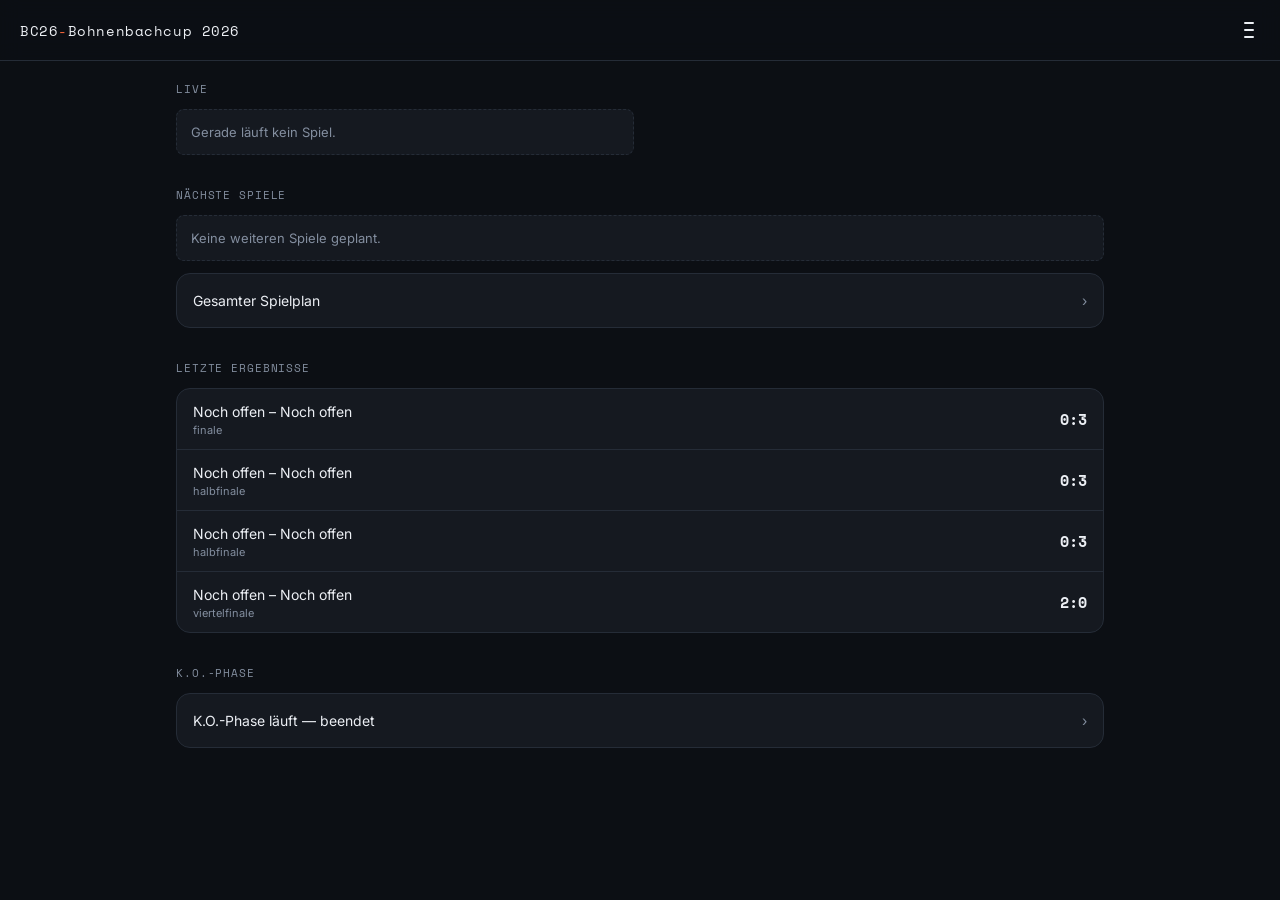
<file: src/index.html>
<!DOCTYPE html>
<html lang="de">
<head>
    <meta charset="UTF-8">
    <meta name="viewport" content="width=device-width, initial-scale=1.0">
    <meta name="theme-color" content="#0C0F14">
    <title>TT-Turnier</title>
    <link rel="preconnect" href="https://fonts.googleapis.com">
    <link href="https://fonts.googleapis.com/css2?family=Inter:wght@400;500;600&family=Space+Mono:wght@400;700&display=swap" rel="stylesheet">
    <link rel="stylesheet" href="style.css">
</head>
<body>

<input type="checkbox" id="menu-toggle" class="menu-toggle-input">

<header>
    <span class="brand">BC26<span>-</span>Bohnenbachcup 2026</span>
    <label for="menu-toggle" class="menu-button" aria-label="Menü öffnen">
        <span></span><span></span><span></span>
    </label>
</header>

<nav class="menu-overlay">
    <label for="menu-toggle" class="menu-close" aria-label="Menü schließen">×</label>

    <p class="menu-eyebrow">Spielplan</p>
    <a class="menu-link" href="spielplan.html">
        <span>Gesamter Spielplan</span><span class="chevron">›</span>
    </a>

    <p class="menu-eyebrow">Gruppen</p>
    <a class="menu-link" href="gruppe.html?id=A"><span>Gruppe A</span><span class="chevron">›</span></a>
    <a class="menu-link" href="gruppe.html?id=B"><span>Gruppe B</span><span class="chevron">›</span></a>
    <a class="menu-link" href="gruppe.html?id=C"><span>Gruppe C</span><span class="chevron">›</span></a>
    <a class="menu-link" href="gruppe.html?id=D"><span>Gruppe D</span><span class="chevron">›</span></a>

    <p class="menu-eyebrow">K.O.-Phase</p>
    <a class="menu-link" href="ko-phase.html"><span>Turnierbaum</span><span class="chevron">›</span></a>
</nav>

<main class="wrap">

    <section class="block">
        <p class="eyebrow">Live</p>
        <div class="live-grid" id="live-section"></div>
    </section>

    <section class="block">
        <p class="eyebrow">Nächste Spiele</p>
        <div id="upcoming-section"></div>
        <a href="spielplan.html" class="bracket-teaser">
            <span>Gesamter Spielplan</span><span class="chevron">›</span>
        </a>
    </section>

    <section class="block">
        <p class="eyebrow">Letzte Ergebnisse</p>
        <div id="results-section"></div>
    </section>

    <section class="block" id="groups-section-wrapper">
        <p class="eyebrow">Gruppen</p>
        <div class="groups-grid" id="groups-section"></div>
    </section>

    <section class="block hidden" id="bracket-section"></section>

</main>

<script type="module" src="dashboard.js"></script>
</body>
</html>
</file>
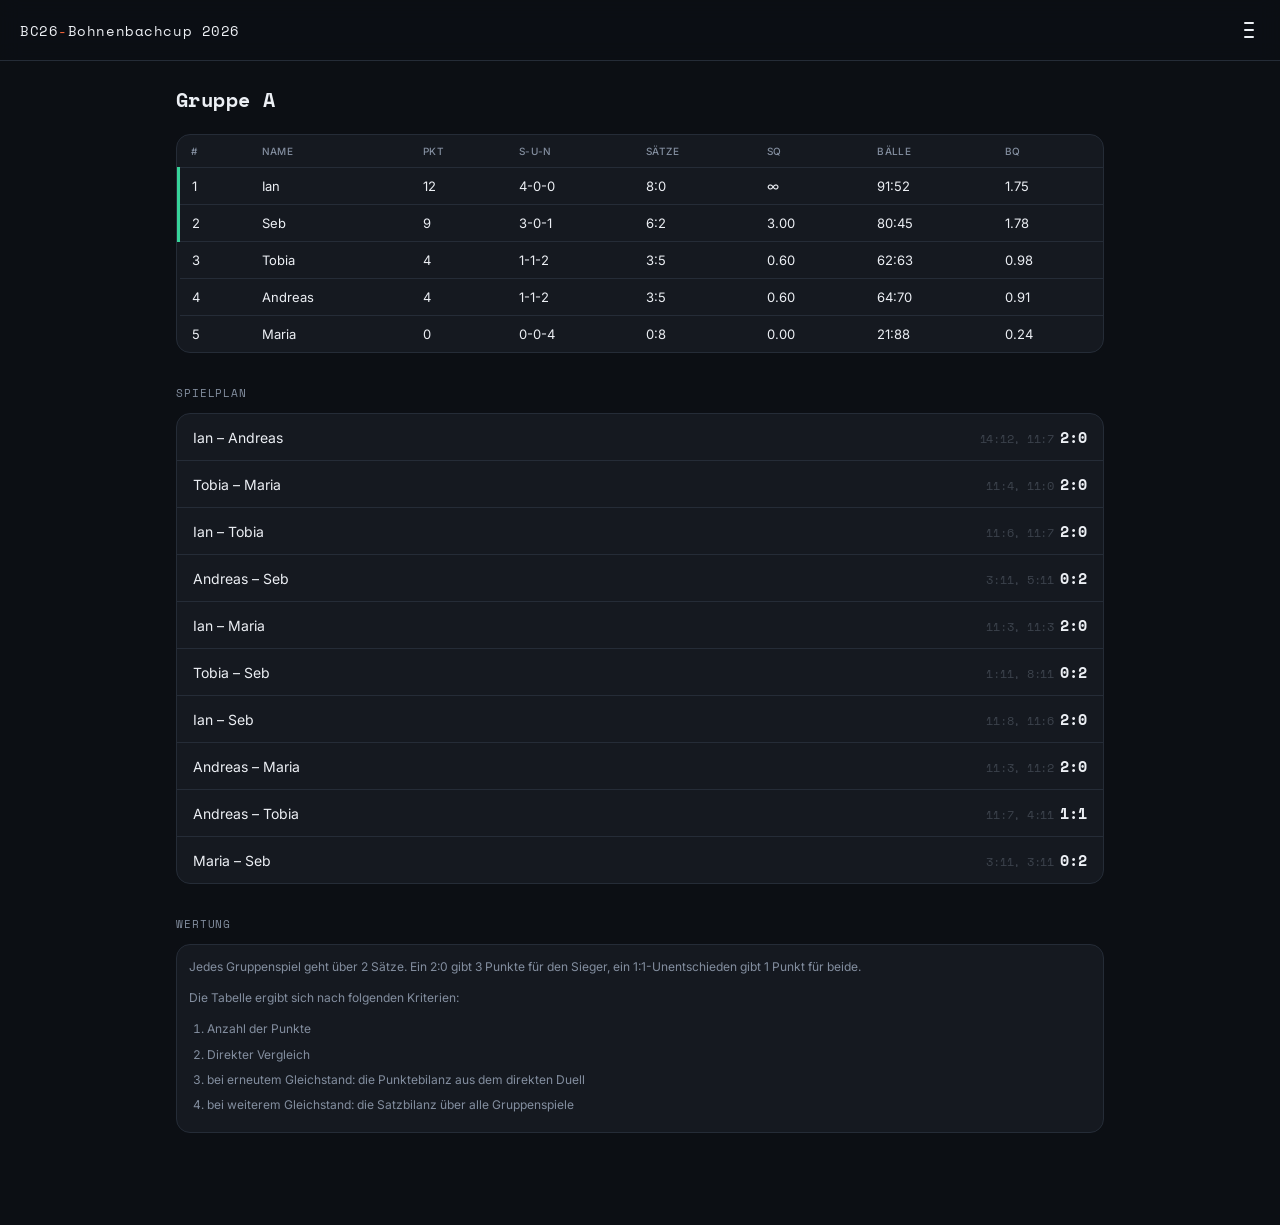
<file: src/gruppe.html>
<!DOCTYPE html>
<html lang="de">
<head>
    <meta charset="UTF-8">
    <meta name="viewport" content="width=device-width, initial-scale=1.0">
    <meta name="theme-color" content="#0C0F14">
    <title>Gruppe – TT-Turnier</title>
    <link rel="preconnect" href="https://fonts.googleapis.com">
    <link href="https://fonts.googleapis.com/css2?family=Inter:wght@400;500;600&family=Space+Mono:wght@400;700&display=swap" rel="stylesheet">
    <link rel="stylesheet" href="style.css">
</head>
<body>

    <input type="checkbox" id="menu-toggle" class="menu-toggle-input">

    <header>
        <a href="index.html" class="brand">BC26<span>-</span>Bohnenbachcup 2026</a>
        <label for="menu-toggle" class="menu-button" aria-label="Menü öffnen">
            <span></span><span></span><span></span>
        </label>
    </header>

    <nav class="menu-overlay">
        <label for="menu-toggle" class="menu-close" aria-label="Menü schließen">×</label>

        <p class="menu-eyebrow">Spielplan</p>
        <a class="menu-link" href="spielplan.html">
            <span>Gesamter Spielplan</span><span class="chevron">›</span>
        </a>

        <p class="menu-eyebrow">Gruppen</p>
        <a class="menu-link" href="gruppe.html?id=A"><span>Gruppe A</span><span class="chevron">›</span></a>
        <a class="menu-link" href="gruppe.html?id=B"><span>Gruppe B</span><span class="chevron">›</span></a>
        <a class="menu-link" href="gruppe.html?id=C"><span>Gruppe C</span><span class="chevron">›</span></a>
        <a class="menu-link" href="gruppe.html?id=D"><span>Gruppe D</span><span class="chevron">›</span></a>

        <p class="menu-eyebrow">K.O.-Phase</p>
        <a class="menu-link" href="ko-phase.html"><span>Turnierbaum</span><span class="chevron">›</span></a>
    </nav>

    <main class="wrap">

        <h1 class="page-title" id="group-title">Gruppe</h1>

        <section class="block">
            <div class="table-scroll">
                <table class="standings-table standings-table--full">
                    <thead>
                        <tr>
                            <th>#</th>
                            <th>Name</th>
                            <th>Pkt</th>
                            <th>S-U-N</th>
                            <th>Sätze</th>
                            <th>SQ</th>
                            <th>Bälle</th>
                            <th>BQ</th>
                        </tr>
                    </thead>
                        </tr>
                    </thead>
                    <tbody id="standings-body"></tbody>
                </table>
            </div>
        </section>


        <section class="block">
            <p class="eyebrow">Spielplan</p>
            <div id="schedule-list"></div>
        </section>

        <section class="block">
            <p class="eyebrow">Wertung</p>

            <div class="info-card">
                <p>
                    Jedes Gruppenspiel geht über 2 Sätze. Ein 2:0 gibt 3 Punkte für den Sieger, ein 1:1-Unentschieden gibt 1 Punkt für beide.
                </p>
                <p> Die Tabelle ergibt sich nach folgenden Kriterien:</p>

                <ol>
                    <li>Anzahl der Punkte</li>
                    <li>Direkter Vergleich </li>
                    <li>bei erneutem Gleichstand: die Punktebilanz aus dem direkten Duell</li>
                    <li>bei weiterem Gleichstand: die Satzbilanz über alle Gruppenspiele</li>
                </ol>
            </div>
        </section>


    </main>

    <script type="module" src="gruppe.js"></script>
</body>
</html>
</file>
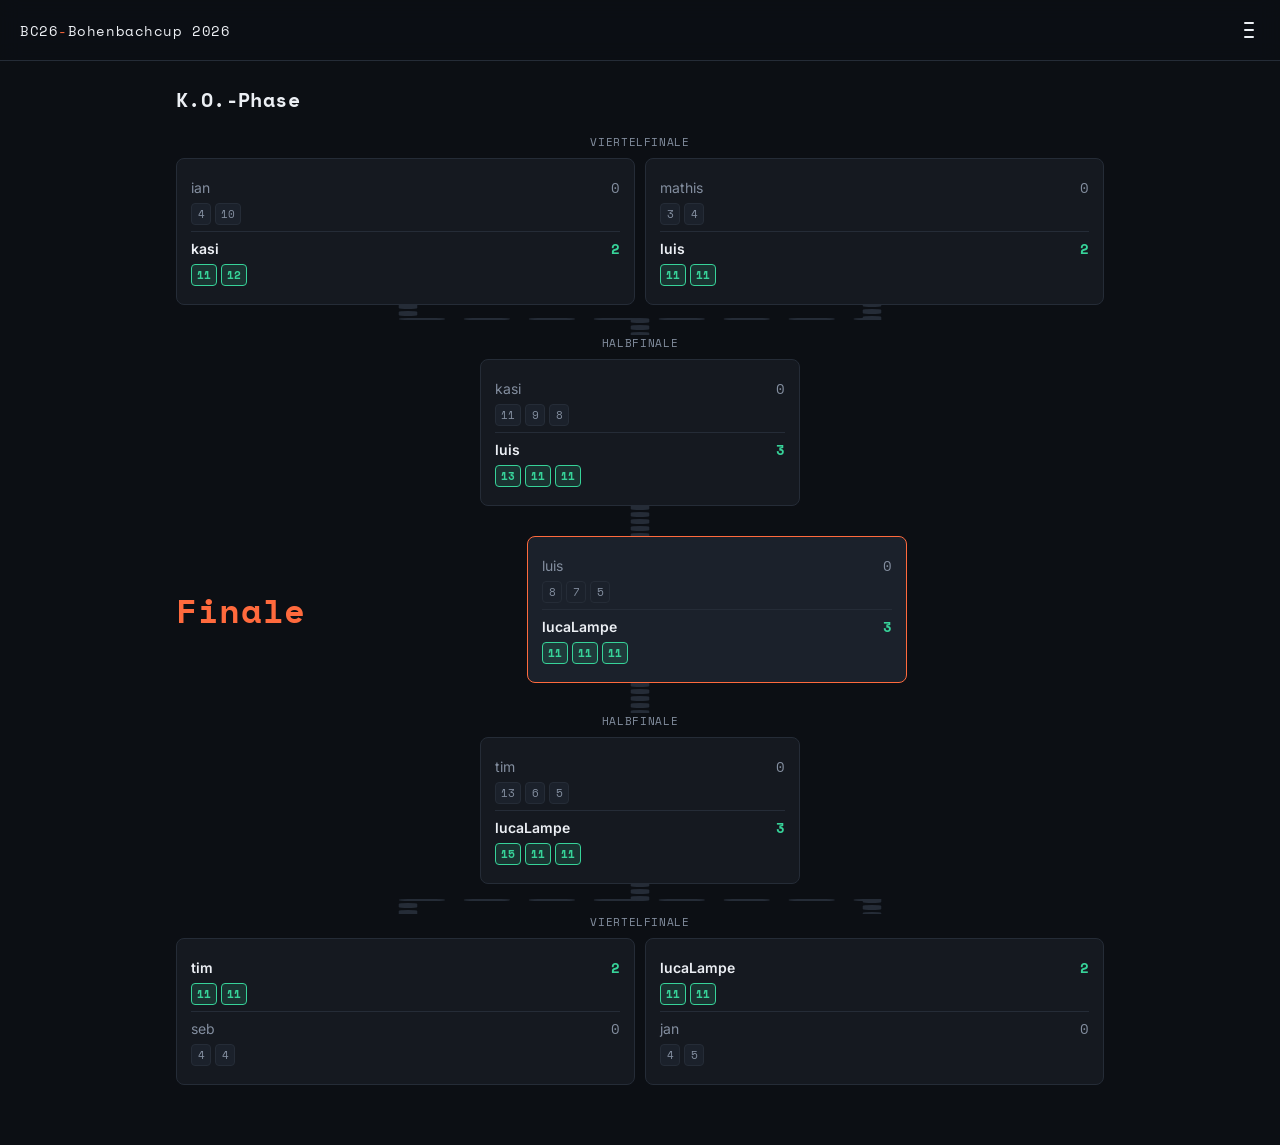
<file: src/ko-phase.html>
<!DOCTYPE html>
<html lang="de">
<head>
    <meta charset="UTF-8">
    <meta name="viewport" content="width=device-width, initial-scale=1.0">
    <meta name="theme-color" content="#0C0F14">
    <title>K.O.-Phase – TT-Turnier</title>
    <link rel="preconnect" href="https://fonts.googleapis.com">
    <link href="https://fonts.googleapis.com/css2?family=Inter:wght@400;500;600&family=Space+Mono:wght@400;700&display=swap" rel="stylesheet">
    <link rel="stylesheet" href="style.css?v=2">
</head>
<body>

<input type="checkbox" id="menu-toggle" class="menu-toggle-input">

<header>
    <a href="index.html" class="brand">BC26<span>-</span>Bohenbachcup 2026</a>
    <label for="menu-toggle" class="menu-button" aria-label="Menü öffnen">
        <span></span><span></span><span></span>
    </label>
</header>

<nav class="menu-overlay">
    <label for="menu-toggle" class="menu-close" aria-label="Menü schließen">×</label>

    <p class="menu-eyebrow">Spielplan</p>
    <a class="menu-link" href="spielplan.html">
        <span>Gesamter Spielplan</span><span class="chevron">›</span>
    </a>

    <p class="menu-eyebrow">Gruppen</p>
    <a class="menu-link" href="gruppe.html?id=A"><span>Gruppe A</span><span class="chevron">›</span></a>
    <a class="menu-link" href="gruppe.html?id=B"><span>Gruppe B</span><span class="chevron">›</span></a>
    <a class="menu-link" href="gruppe.html?id=C"><span>Gruppe C</span><span class="chevron">›</span></a>
    <a class="menu-link" href="gruppe.html?id=D"><span>Gruppe D</span><span class="chevron">›</span></a>

    <p class="menu-eyebrow">K.O.-Phase</p>
    <a class="menu-link" href="ko-phase.html"><span>Turnierbaum</span><span class="chevron">›</span></a>
</nav>

<main class="wrap">

    <h1 class="page-title">K.O.-Phase</h1>

    <div class="bracket-diamond" id="bracket"></div>
</main>

<script type="module" src="ko-phase.js"></script>
</body>
</html>
</file>
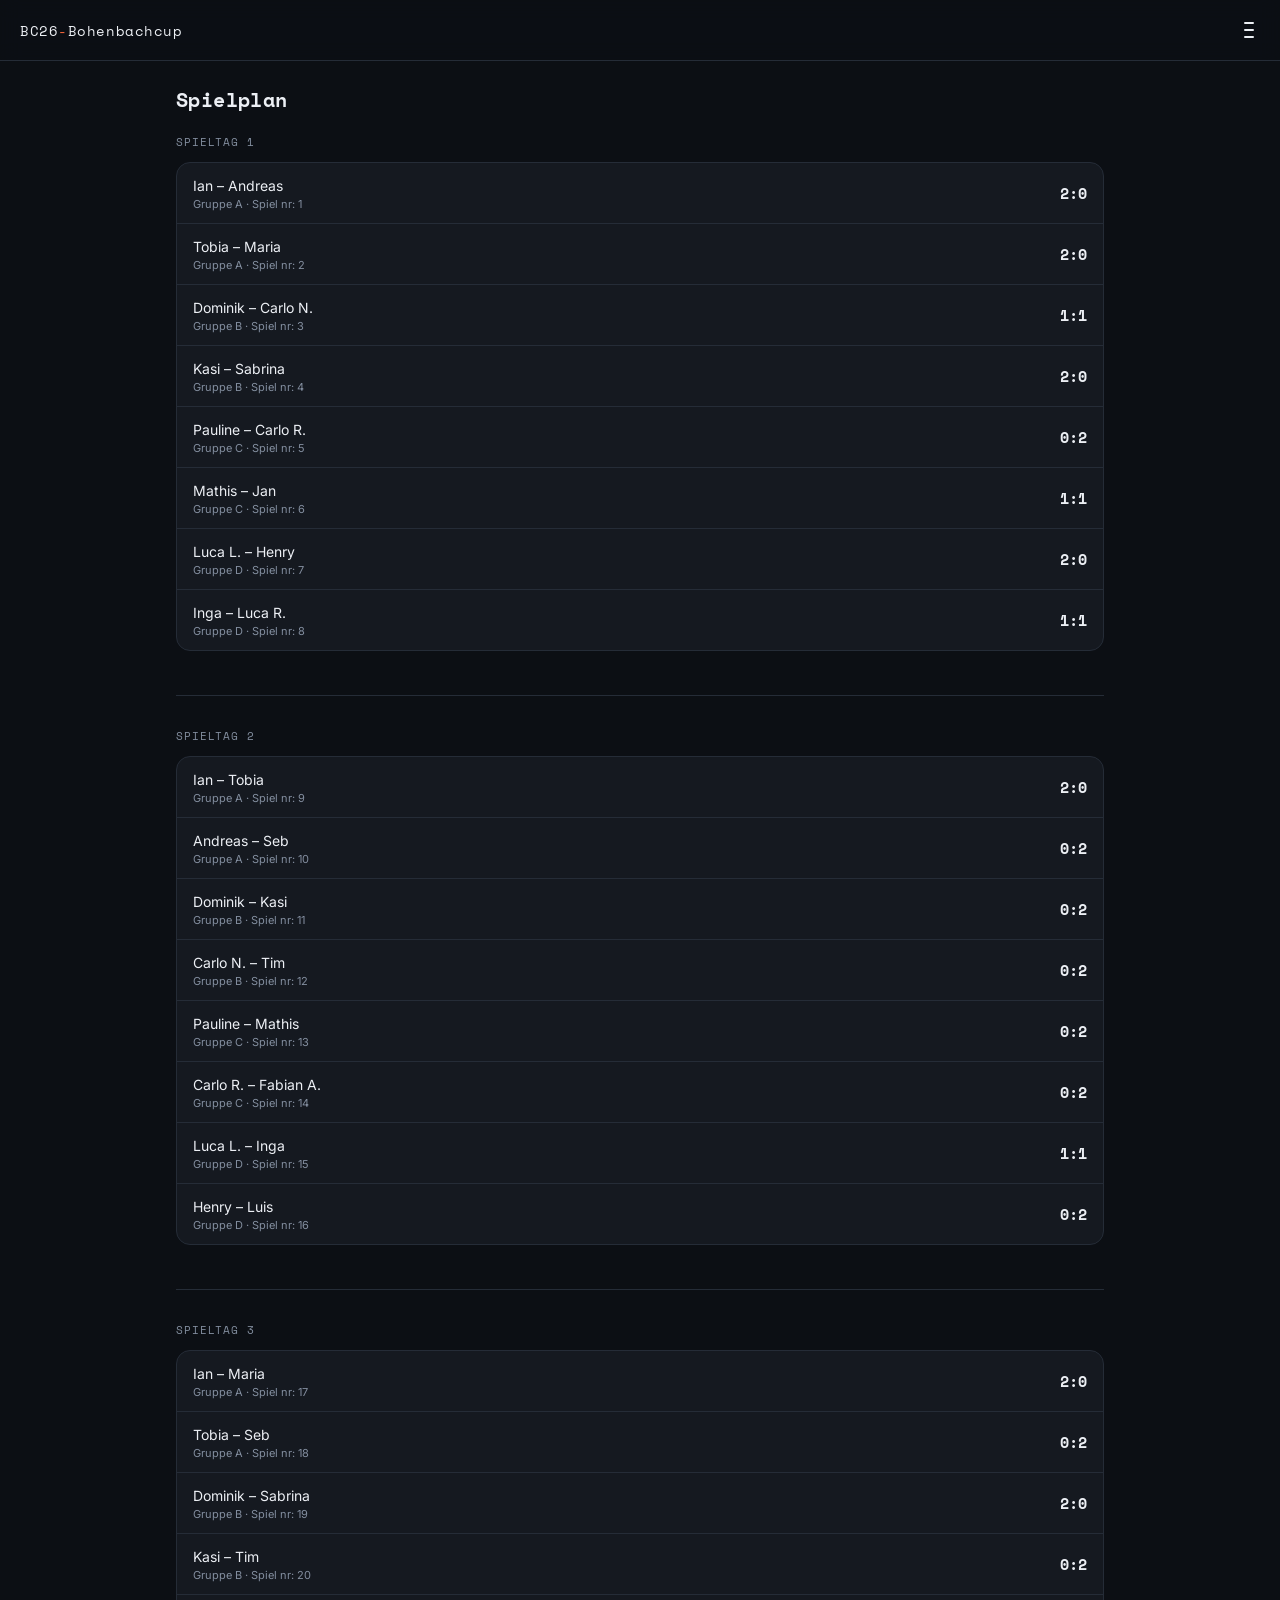
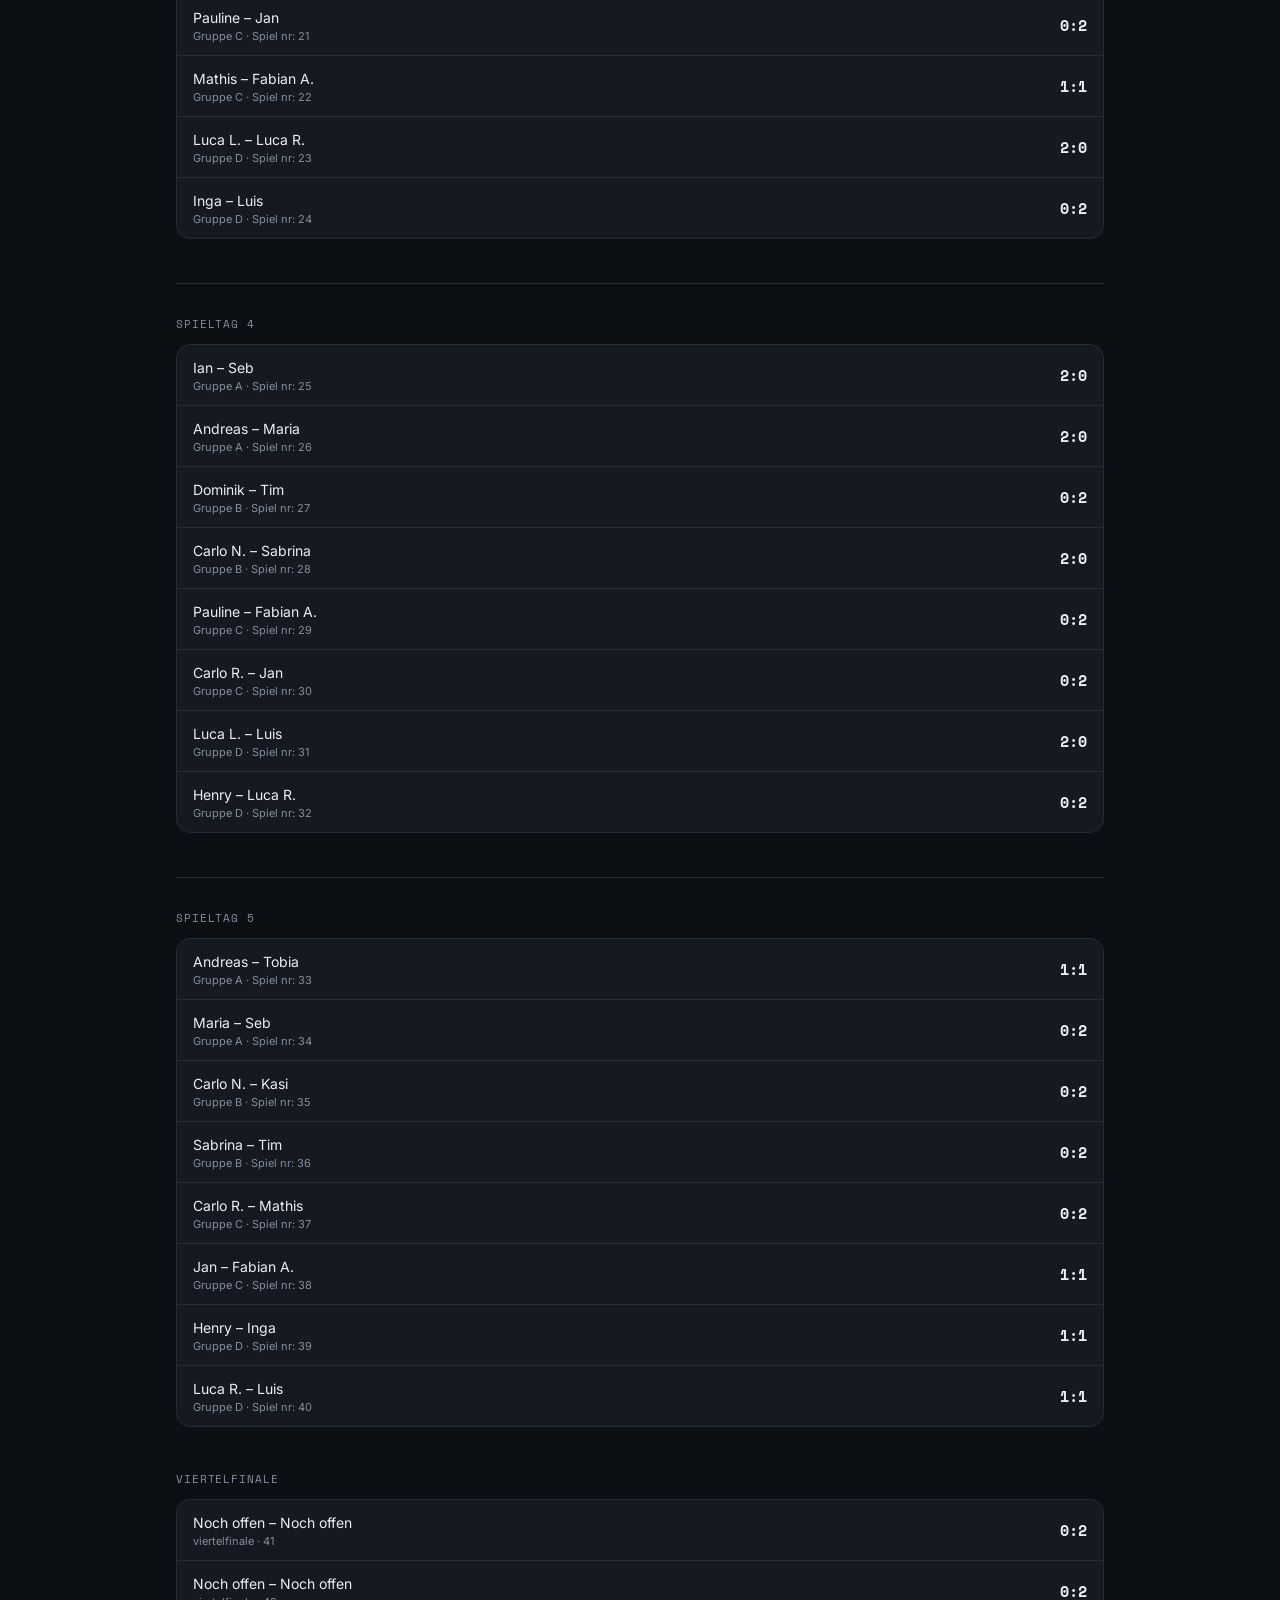
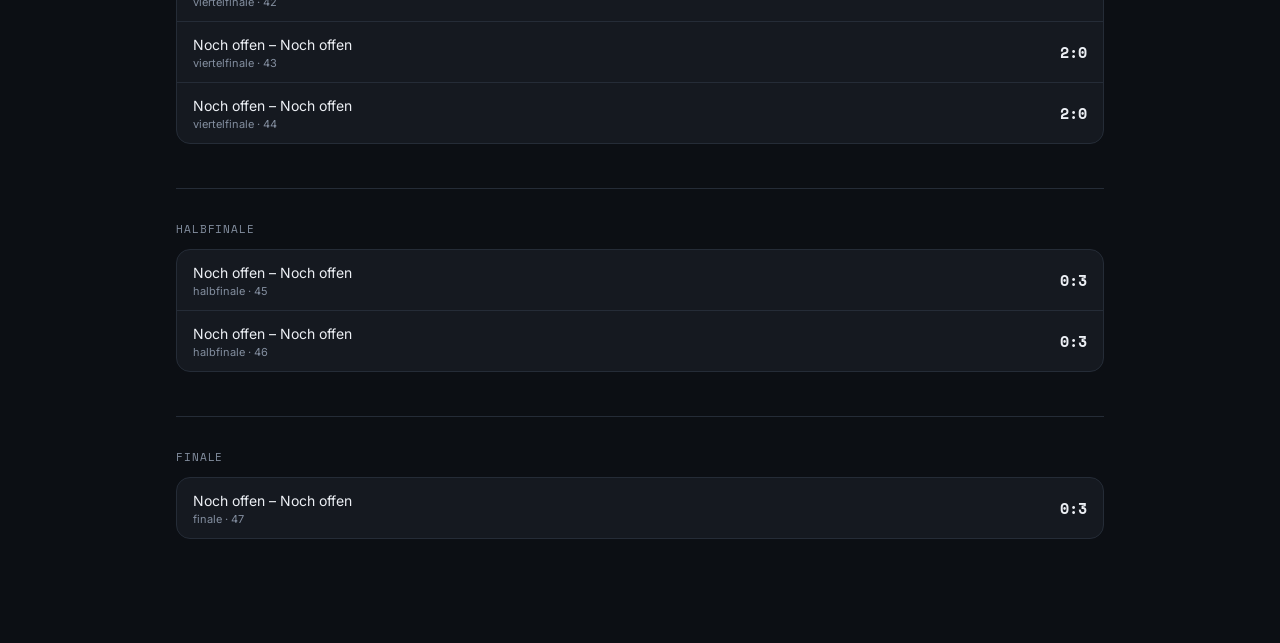
<file: src/spielplan.html>
<!DOCTYPE html>
<html lang="de">
<head>
    <meta charset="UTF-8">
    <meta name="viewport" content="width=device-width, initial-scale=1.0">
    <meta name="theme-color" content="#0C0F14">
    <title>Spielplan – TT-Turnier</title>
    <link rel="preconnect" href="https://fonts.googleapis.com">
    <link href="https://fonts.googleapis.com/css2?family=Inter:wght@400;500;600&family=Space+Mono:wght@400;700&display=swap" rel="stylesheet">
    <link rel="stylesheet" href="style.css">
</head>
<body>

    <input type="checkbox" id="menu-toggle" class="menu-toggle-input">

    <header>
        <a href="index.html" class="brand">BC26<span>-</span>Bohenbachcup</a>
        <label for="menu-toggle" class="menu-button" aria-label="Menü öffnen">
            <span></span><span></span><span></span>
        </label>
    </header>

    <nav class="menu-overlay">
        <label for="menu-toggle" class="menu-close" aria-label="Menü schließen">×</label>

        <p class="menu-eyebrow">Spielplan</p>
        <a class="menu-link" href="spielplan.html">
            <span>Gesamter Spielplan</span><span class="chevron">›</span>
        </a>

        <p class="menu-eyebrow">Gruppen</p>
        <a class="menu-link" href="gruppe.html?id=A"><span>Gruppe A</span><span class="chevron">›</span></a>
        <a class="menu-link" href="gruppe.html?id=B"><span>Gruppe B</span><span class="chevron">›</span></a>
        <a class="menu-link" href="gruppe.html?id=C"><span>Gruppe C</span><span class="chevron">›</span></a>
        <a class="menu-link" href="gruppe.html?id=D"><span>Gruppe D</span><span class="chevron">›</span></a>

        <p class="menu-eyebrow">K.O.-Phase</p>
        <a class="menu-link" href="ko-phase.html"><span>Turnierbaum</span><span class="chevron">›</span></a>
    </nav>

    <main class="wrap">

        <h1 class="page-title">Spielplan</h1>

        <div id="schedule-groupphase"></div>
        <div id="schedule-knockout"></div>

    </main>

    <script type="module" src="spielplann.js"></script>
</body>
</html>
</file>
<file: src/style.css>
/* ==========================================================
   TT-Turnier — Design Tokens
   ========================================================== */
:root {
    --bg: #0C0F14;
    --surface: #151920;
    --surface-alt: #1B212B;
    --border: #252C37;
    --text: #ECEFF4;
    --text-muted: #838E9F;
    --accent: #FF6A3D;      /* Ball-Orange — live, Aufmerksamkeit */
    --accent-soft: rgba(255, 106, 61, 0.14);
    --quali: #37D399;       /* Grün — nur als Qualifikations-Indikator */
    --radius: 14px;
    --radius-sm: 8px;
    --font-ui: 'Inter', -apple-system, sans-serif;
    --font-mono: 'Space Mono', monospace;
}

* { box-sizing: border-box; }

.hidden { display: none !important; }

html, body {
    margin: 0;
    padding: 0;
    background: var(--bg);
    color: var(--text);
    font-family: var(--font-ui);
    -webkit-font-smoothing: antialiased;
}

a { color: inherit; text-decoration: none; }

/* ==========================================================
   Header
   ========================================================== */
.menu-toggle-input { display: none; }

header {
    position: sticky;
    top: 0;
    z-index: 40;
    display: flex;
    align-items: center;
    justify-content: space-between;
    padding: 16px 20px;
    background: rgba(12, 15, 20, 0.85);
    backdrop-filter: blur(10px);
    border-bottom: 1px solid var(--border);
}

.brand {
    font-family: var(--font-mono);
    font-size: 14px;
    letter-spacing: 0.04em;
    color: var(--text);
}

.brand span {
    color: var(--accent);
}

.menu-button {
    display: flex;
    flex-direction: column;
    gap: 5px;
    width: 22px;
    cursor: pointer;
    padding: 6px;
}

.menu-button span {
    height: 2px;
    width: 100%;
    background: var(--text);
    border-radius: 2px;
}

/* ==========================================================
   Overlay menu (pure CSS, no JS)
   ========================================================== */
.menu-overlay {
    position: fixed;
    inset: 0;
    z-index: 50;
    background: var(--bg);
    display: flex;
    flex-direction: column;
    padding: 84px 24px 24px;
    transform: translateX(100%);
    transition: transform 0.25s ease;
}

.menu-toggle-input:checked ~ .menu-overlay {
    transform: translateX(0);
}

.menu-close {
    position: absolute;
    top: 18px;
    right: 20px;
    font-size: 30px;
    line-height: 1;
    color: var(--text-muted);
    cursor: pointer;
}

.menu-eyebrow {
    font-family: var(--font-mono);
    font-size: 11px;
    text-transform: uppercase;
    letter-spacing: 0.08em;
    color: var(--text-muted);
    margin: 20px 0 8px;
}

.menu-overlay a.menu-link {
    display: flex;
    align-items: center;
    justify-content: space-between;
    padding: 16px 2px;
    border-bottom: 1px solid var(--border);
    font-size: 17px;
    font-weight: 500;
}

.menu-overlay a.menu-link .chevron {
    color: var(--text-muted);
}

/* ==========================================================
   Layout
   ========================================================== */
main.wrap {
    max-width: 480px;
    margin: 0 auto;
    padding: 20px 16px 60px;
}

.block {
    margin-bottom: 32px;
}

.eyebrow {
    font-family: var(--font-mono);
    font-size: 11px;
    text-transform: uppercase;
    letter-spacing: 0.08em;
    color: var(--text-muted);
    margin: 0 0 12px;
}

.empty-hint {
    color: var(--text-muted);
    font-size: 13px;
    padding: 14px;
    background: var(--surface);
    border: 1px dashed var(--border);
    border-radius: var(--radius-sm);
    margin: 0;
}

/* ==========================================================
   Live matches
   ========================================================== */
.live-grid {
    display: grid;
    grid-template-columns: 1fr;
    gap: 12px;
}

.live-card {
    display: flex;
    align-items: center;
    gap: 10px;
    background: var(--surface);
    border: 1px solid var(--border);
    border-radius: var(--radius);
    padding: 14px 16px;
}

.live-dot {
    width: 7px;
    height: 7px;
    border-radius: 50%;
    background: var(--accent);
    flex-shrink: 0;
    animation: pulse 1.3s infinite;
}

@keyframes pulse {
    0%, 100% { opacity: 1; transform: scale(1); }
    50% { opacity: 0.35; transform: scale(0.85); }
}

.live-card__players {
    display: flex;
    align-items: center;
    gap: 8px;
    font-size: 15px;
    font-weight: 500;
}

.live-card__players .vs {
    font-family: var(--font-mono);
    font-size: 11px;
    text-transform: uppercase;
    color: var(--text-muted);
}

/* ==========================================================
   Results
   ========================================================== */
.results-list {
    background: var(--surface);
    border: 1px solid var(--border);
    border-radius: var(--radius);
    overflow: hidden;
}

.result-row {
    display: flex;
    align-items: center;
    justify-content: space-between;
    padding: 12px 16px;
    border-bottom: 1px solid var(--border);
    gap: 12px;
}

.result-row:last-child { border-bottom: none; }

.result-row__players {
    font-size: 14px;
}

.result-row__meta {
    font-size: 11px;
    color: var(--text-muted);
    display: block;
    margin-top: 2px;
}

.result-row__result {
    display: flex;
    align-items: baseline;
    gap: 6px;
    flex-shrink: 0;
}

.result-row__sets {
    font-family: var(--font-mono);
    font-size: 12px;
    color: rgba(131, 142, 159, 0.35);
    letter-spacing: -0.02em;
}

.result-row__score {
    font-family: var(--font-mono);
    font-size: 15px;
    font-weight: 700;
    flex-shrink: 0;
}

.result-row__next {
    font-family: var(--font-mono);
    font-size: 12px;
    color: var(--text-muted);
    flex-shrink: 0;
    text-align: right;
}
/* ==========================================================
   Groups
   ========================================================== */
.groups-grid {
    display: grid;
    grid-template-columns: 1fr;
    gap: 12px;
}

.group-card {
    display: block;
    background: var(--surface);
    border: 1px solid var(--border);
    border-radius: var(--radius);
    padding: 14px 16px;
}

.group-card__head {
    display: flex;
    align-items: center;
    justify-content: space-between;
    font-family: var(--font-mono);
    font-size: 13px;
    letter-spacing: 0.03em;
    margin-bottom: 10px;
}

.group-card__head .chevron {
    color: var(--text-muted);
}

.standings-table {
    width: 100%;
    border-collapse: collapse;
    font-size: 13px;
}

.standings-table th {
    text-align: left;
    color: var(--text-muted);
    font-weight: 500;
    font-size: 10px;
    text-transform: uppercase;
    letter-spacing: 0.04em;
    padding: 4px 6px;
    border-bottom: 1px solid var(--border);
}

.standings-table td {
    padding: 6px 6px;
    border-bottom: 1px solid var(--border);
}

.standings-table tr:last-child td { border-bottom: none; }

.standings-table tr.qualified td:first-child {
    border-left: 3px solid var(--quali);
}

.standings-table td:first-child {
    border-left: 3px solid transparent;
}

.info-card {
    background: var(--surface);
    border: 1px solid var(--border);
    border-radius: var(--radius);
    padding: 12px;
    font-size: 12px;
    color: var(--text-muted);
    line-height: 1.6;
}

.info-card p {
    margin-top: 0;
}

.info-card ol {
    margin: 10px 0 0 18px;
    padding: 0;
}

.info-card li {
    margin-bottom: 6px;
}

/* ==========================================================
   Bracket teaser
   ========================================================== */
.bracket-teaser {
    display: flex;
    align-items: center;
    justify-content: space-between;
    background: var(--surface);
    border: 1px solid var(--border);
    border-radius: var(--radius);
    padding: 18px 16px;
    font-size: 14px;
}

.bracket-teaser .chevron {
    color: var(--text-muted);
}

/* ==========================================================
   Page title (Gruppe / K.O. detail pages)
   ========================================================== */
.page-title {
    font-family: var(--font-mono);
    font-size: 20px;
    font-weight: 700;
    letter-spacing: 0.02em;
    margin: 4px 0 20px;
}


/* ==========================================================
   Full standings table (group detail page)
   ========================================================== */
.table-scroll {
    overflow-x: auto;
    background: var(--surface);
    border: 1px solid var(--border);
    border-radius: var(--radius);
}

.standings-table--full {
    min-width: 560px;
}

.standings-table--full th,
.standings-table--full td {
    padding: 10px 12px;
    font-size: 13px;
    white-space: nowrap;
}

.standings-table--full th {
    font-size: 10px;
}

/* ==========================================================
   Schedule "live" status (group detail page)
   ========================================================== */
.result-row__live {
    display: flex;
    align-items: center;
    gap: 6px;
    font-family: var(--font-mono);
    font-size: 11px;
    text-transform: uppercase;
    letter-spacing: 0.05em;
    color: var(--accent);
    flex-shrink: 0;
}

.result-row__live .live-dot {
    width: 6px;
    height: 6px;
}

/* ==========================================================
   Full schedule page — Spieltag / phase groups
   ========================================================== */
.schedule-group {
    margin-bottom: 44px;
}

.schedule-group:not(:first-child) .eyebrow {
    margin-top: 20px;
    padding-top: 32px;
    border-top: 1px solid var(--border);
}
/* ==========================================================
   K.O.-Baum (Diamant-Layout, vertikal, mobile-first)
   ========================================================== */
.bracket-diamond {
    display: flex;
    flex-direction: column;
    align-items: center;
}

.bracket-tier {
    display: flex;
    gap: 10px;
    width: 100%;
}

.bracket-tier--pair > .bracket-match {
    flex: 1;
    min-width: 0;
}

.bracket-tier--single {
    justify-content: center;
}

.bracket-tier--single > .bracket-match {
    width: 78%;
    max-width: 320px;
}

.bracket-tier--final > .bracket-match {
    width: 92%;
    max-width: 380px;
}

.bracket-tier-label {
    font-family: var(--font-mono);
    font-size: 11px;
    text-transform: uppercase;
    letter-spacing: 0.06em;
    color: var(--text-muted);
    text-align: center;
    margin: 0 0 8px;
}

.bracket-final-wrap {
    display: flex;
    flex-direction: column;
    align-items: center;
    width: 100%;
}

.bracket-final-label {
    font-family: var(--font-mono);
    font-weight: 700;
    font-size: 22px;
    letter-spacing: 0.02em;
    color: var(--accent);
    text-align: center;
    margin: 0 0 10px;
}

.bracket-connector {
    display: block;
    width: 100%;
    height: 30px;
    flex-shrink: 0;
}

.bracket-connector path {
    fill: none;
    stroke: var(--border);
    stroke-width: 2;
    stroke-dasharray: 3 4;
    stroke-linecap: round;
}

.bracket-connector--flip {
    transform: scaleY(-1);
}

.bracket-match {
    background: var(--surface);
    border: 1px solid var(--border);
    border-radius: var(--radius-sm);
    padding: 12px 14px;
}

.bracket-tier--final .bracket-match {
    border-color: var(--accent);
    background: var(--surface-alt);
}

.bracket-match__player {
    padding: 6px 0;
}

.bracket-match__player + .bracket-match__player {
    border-top: 1px solid var(--border);
}

.bracket-match__player-top {
    display: flex;
    align-items: center;
    justify-content: space-between;
    gap: 8px;
    font-size: 14px;
    color: var(--text-muted);
}

.bracket-match__player.winner .bracket-match__player-top {
    color: var(--text);
    font-weight: 600;
}

.bracket-match__player.winner .bracket-match__score {
    color: var(--quali);
}

.bracket-match__score {
    font-family: var(--font-mono);
    font-size: 14px;
    color: var(--text-muted);
    flex-shrink: 0;
    padding-left: 10px;
}

.bracket-match__sets {
    display: flex;
    flex-wrap: wrap;
    gap: 4px;
    margin-top: 5px;
}

.bracket-match__set {
    min-width: 20px;
    text-align: center;
    padding: 2px 5px;
    border-radius: 4px;
    background: var(--surface-alt);
    border: 1px solid var(--border);
    font-family: var(--font-mono);
    font-size: 11px;
    color: var(--text-muted);
}

.bracket-match__set.won {
    background: rgba(55, 211, 153, 0.14);
    border-color: var(--quali);
    color: var(--quali);
    font-weight: 700;
}

.bracket-match__tbd .bracket-match__name {
    color: var(--text-muted);
    font-style: italic;
}
/* Desktop: Finale-Label rückt neben die Karte, wie im Sketch */
@media (min-width: 640px) {
    .bracket-final-wrap {
        flex-direction: row;
        justify-content: center;
        align-items: center;
        gap: 24px;
    }
    .bracket-final-label {
        font-size: 34px;
        margin: 0;
        text-align: right;
        flex-shrink: 0;
    }
}
/* ==========================================================
   Desktop enhancements
   ========================================================== */
@media (min-width: 640px) {
    main.wrap { max-width: 720px; }
    .live-grid { grid-template-columns: 1fr 1fr; }
    .groups-grid { grid-template-columns: 1fr 1fr; }
}

@media (min-width: 1000px) {
    main.wrap { max-width: 960px; }
    .groups-grid { grid-template-columns: 1fr 1fr 1fr 1fr; }
}

.block .bracket-teaser {
    margin-top: 12px;
}


.winner-banner {
    background: rgba(34, 197, 94, 0.12);
    border: 1px solid rgba(34, 197, 94, 0.35);
    color: #22c55e;
    border-radius: 12px;
    padding: 14px 18px;
    font-size: 1rem;
}

.winner-banner strong {
    color: #4ade80;
}
</file>
